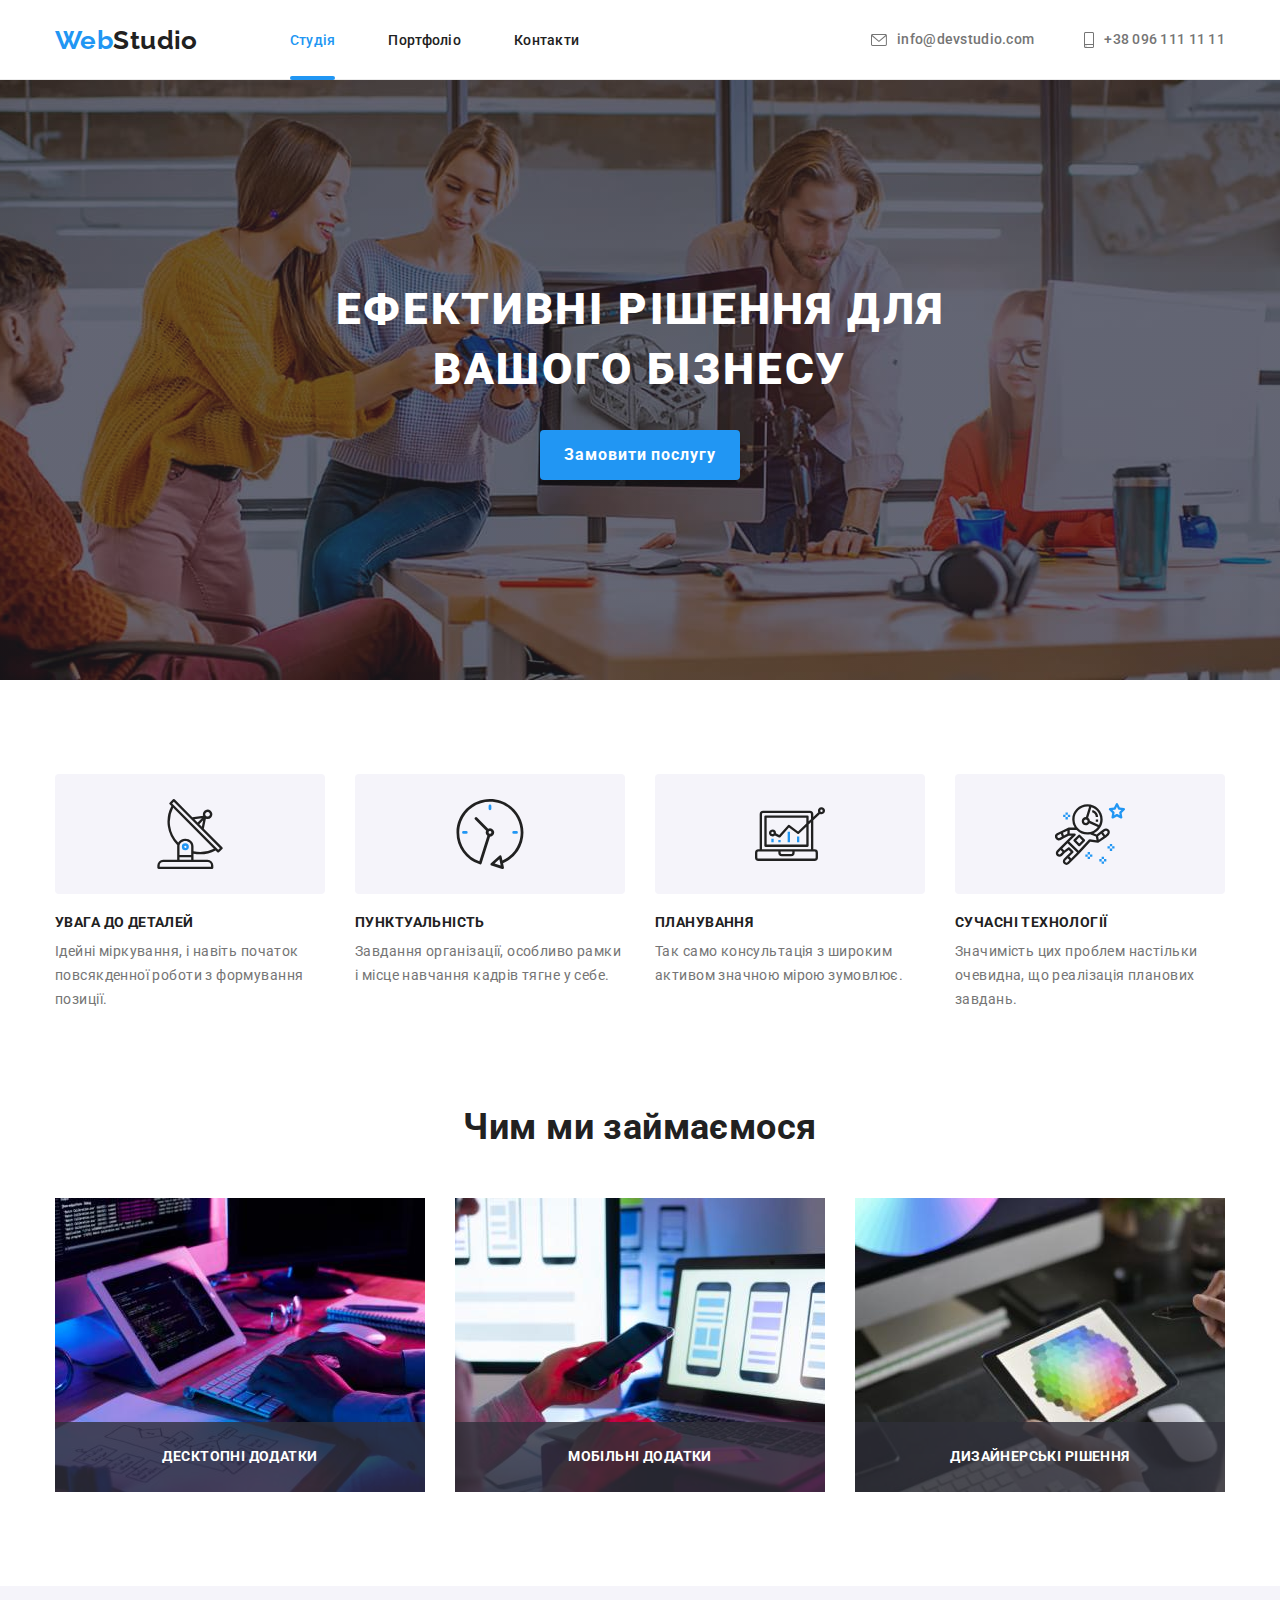
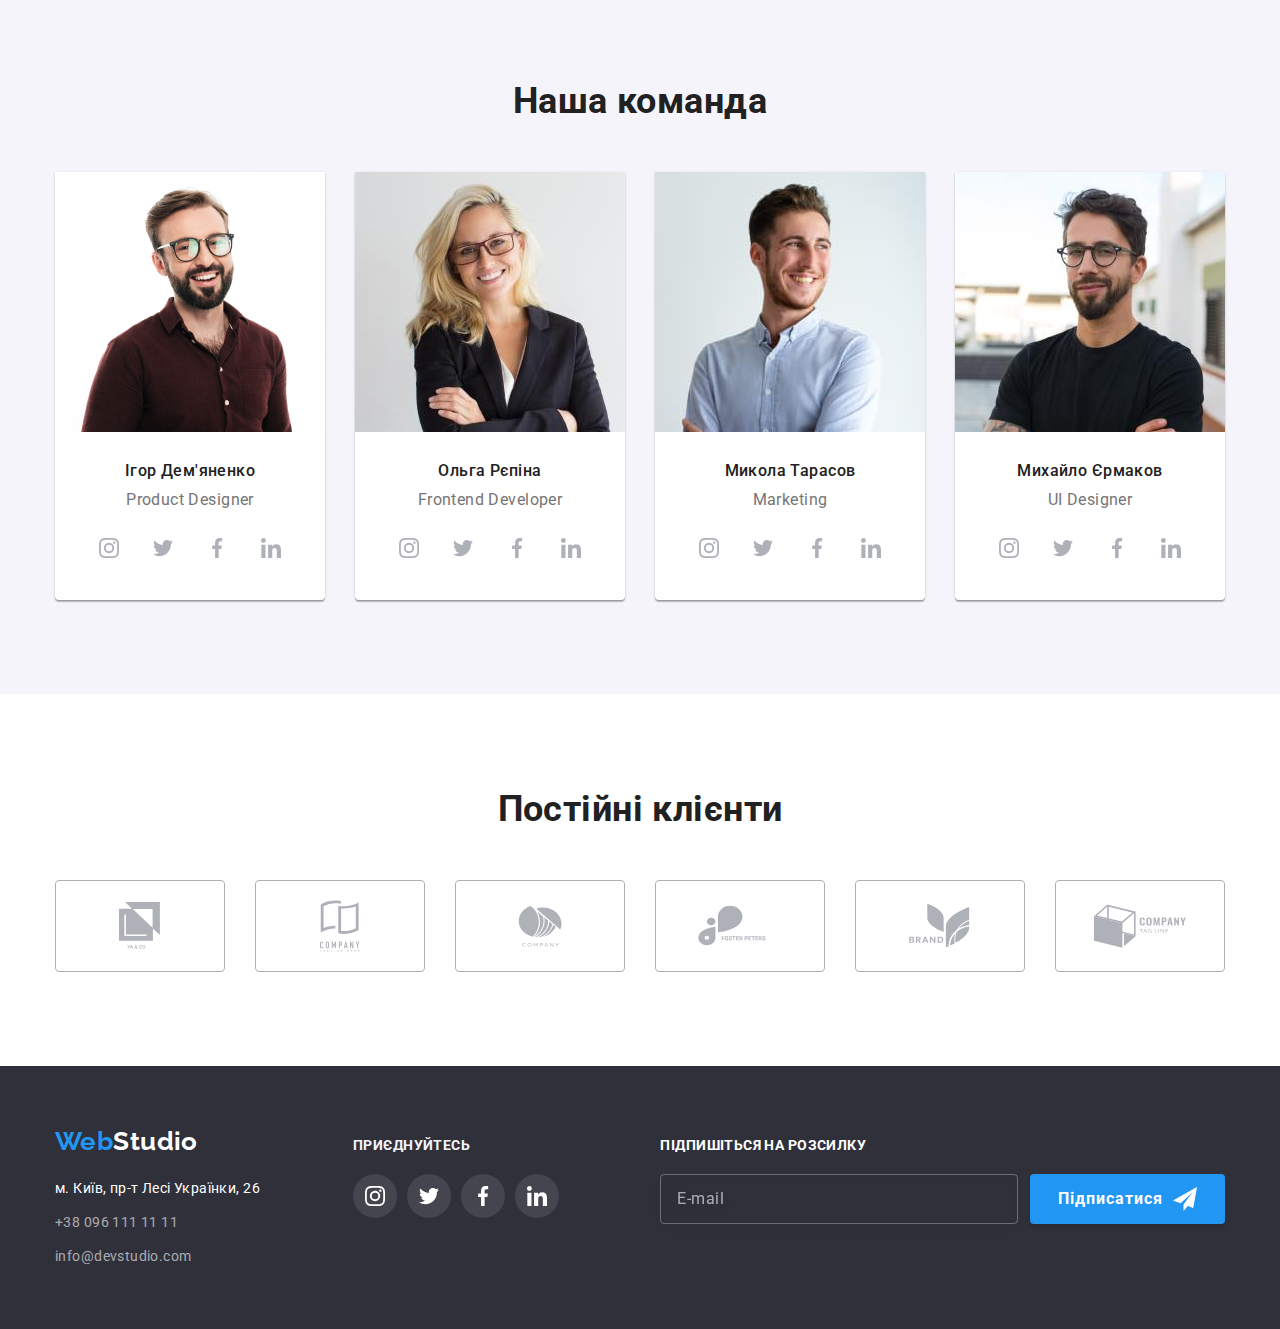
<file: index.html>
<!DOCTYPE html>
<html lang="uk">
  <head>
    <meta charset="UTF-8" />
    <meta http-equiv="X-UA-Compatible" content="IE=edge" />
    <meta name="viewport" content="width=device-width, initial-scale=1.0" />
    <title>Студiя</title>
    <link rel="preconnect" href="https://fonts.googleapis.com" />
    <link rel="preconnect" href="https://fonts.gstatic.com" crossorigin />
    <link
      href="https://fonts.googleapis.com/css2?family=Raleway:wght@700&family=Roboto:wght@400;500;700;900&display=swap"
      rel="stylesheet"
    />
    <link
      rel="stylesheet"
      href="https://cdnjs.cloudflare.com/ajax/libs/modern-normalize/1.0.0/modern-normalize.min.css"
    />
    <link rel="stylesheet" href="./css/main.min.css" />
  </head>
  <body>
    <!-- Header -->
    <header class="header">
      <div class="container">
        <div class="header__inner">
          <a class="logo logo--header" href="index.html"
            ><span class="logo__item">Web</span>Studio</a
          >

          <div class="menu" data-menu>
            <div class="menu__inner">
              <nav class="nav">
                <ul class="nav__list">
                  <li class="nav__item">
                    <a class="nav__link nav__link--active" href="index.html">Студія</a>
                  </li>
                  <li class="nav__item">
                    <a class="nav__link" href="portfolio.html">Портфоліо</a>
                  </li>
                  <li class="nav__item">
                    <a class="nav__link" href="#">Контакти</a>
                  </li>
                </ul>
              </nav>

              <ul class="contact__list">
                <li class="contact__item">
                  <a class="contact__link" href="mailto:info@devstudio.com">
                    <svg class="contact__icon" width="16" height="12">
                      <use href="./images/icons.svg#icon-envelope"></use>
                    </svg>
                    info@devstudio.com</a
                  >
                </li>
                <li class="contact__item">
                  <a class="contact__link" href="tel:+380961111111">
                    <svg class="contact__icon" width="10" height="16">
                      <use href="./images/icons.svg#icon-smartphone"></use>
                    </svg>
                    +38 096 111 11 11</a
                  >
                </li>
              </ul>

              <ul class="social-name">
                <li class="social-name__item">
                  <a class="social-name__link" href="#" target="_blank">Instagram</a>
                </li>
                <li class="social-name__item">
                  <a class="social-name__link" href="# " target="_blank">Twitter</a>
                </li>
                <li class="social-name__item">
                  <a class="social-name__link" href="#" target="_blank">Facebook</a>
                </li>
                <li class="social-name__item">
                  <a class="social-name__link" href="#" target="_blank">LinkedIn</a>
                </li>
              </ul>
            </div>
          </div>

          <button
            class="button nav-toggle"
            type="button"
            aria-expanded="false"
            aria-controls="menu"
            data-menu-button
          >
            <svg
              class="nav-toggle__icon"
              width="24"
              height="16"
              aria-label="Перемикач мобiльного меню"
            >
              <use class="nav-toggle__static" href="./images/icons.svg#icon-menu"></use>
              <use class="nav-toggle__close" href="./images/icons.svg#icon-menu-close"></use>
            </svg>
          </button>

          <!-- <div class="menu" id="menu" data-menu>Контент меню</div> -->
        </div>
      </div>
      <!-- /.container -->
    </header>
    <!-- /.Header -->

    <!-- Main -->
    <main class="home">
      <!-- Intro -->
      <section class="intro">
        <div class="container">
          <h1 class="intro__title">Ефективні рішення для вашого бізнесу</h1>

          <button class="button button--intro" type="button" data-modal-open>
            Замовити послугу
          </button>
        </div>
        <!-- /.container -->
      </section>
      <!-- /.Intro -->

      <!-- Info-->
      <section class="section section--info">
        <div class="container">
          <h2 class="section__title visually-hidden">Iнформацiя</h2>

          <ul class="info__list">
            <li class="info__item">
              <div class="icon__wrapper">
                <svg class="info__icon">
                  <use href="./images/icons.svg#icon-antenna-1"></use>
                </svg>
              </div>
              <h3 class="info__title">УВАГА ДО ДЕТАЛЕЙ</h3>
              <p class="info__text">
                Ідейні міркування, і навіть початок повсякденної роботи з формування позиції.
              </p>
            </li>
            <li class="info__item">
              <div class="icon__wrapper">
                <svg class="info__icon">
                  <use href="./images/icons.svg#icon-clock-2"></use>
                </svg>
              </div>
              <h3 class="info__title">ПУНКТУАЛЬНІСТЬ</h3>
              <p class="info__text">
                Завдання організації, особливо рамки і місце навчання кадрів тягне у себе.
              </p>
            </li>
            <li class="info__item">
              <div class="icon__wrapper">
                <svg class="info__icon">
                  <use href="./images/icons.svg#icon-diagram-3"></use>
                </svg>
              </div>
              <h3 class="info__title">ПЛАНУВАННЯ</h3>
              <p class="info__text">
                Так само консультація з широким активом значною мірою зумовлює.
              </p>
            </li>
            <li class="info__item">
              <div class="icon__wrapper">
                <svg class="info__icon">
                  <use href="./images/icons.svg#icon-astronaut-4"></use>
                </svg>
              </div>
              <h3 class="info__title">СУЧАСНІ ТЕХНОЛОГІЇ</h3>
              <p class="info__text">
                Значимість цих проблем настільки очевидна, що реалізація планових завдань.
              </p>
            </li>
          </ul>
        </div>
        <!-- /.Container -->
      </section>
      <!-- /.Info -->

      <!-- Catalog -->
      <section class="section">
        <div class="container">
          <h2 class="section__title">Чим ми займаємося</h2>

          <ul class="catalog__list">
            <li class="catalog__item">
              <picture>
                <source
                  srcset="./images/catalog/catalog-1.jpg 1x, ./images/catalog/catalog-1@2x.jpg 2x"
                />
                <img
                  class="catalog__img"
                  src="./images/catalog/catalog-1.jpg"
                  alt="робота 1"
                  width="370"
                />
              </picture>
              <p class="catalog__text">Десктопні додатки</p>
            </li>
            <li class="catalog__item">
              <picture>
                <source
                  srcset="./images/catalog/catalog-2.jpg 1x, ./images/catalog/catalog-2@2x.jpg 2x"
                />
                <img
                  class="catalog__img"
                  src="./images/catalog/catalog-2.jpg"
                  alt="робота 2"
                  width="370"
                />
              </picture>
              <p class="catalog__text">Мобільні додатки</p>
            </li>
            <li class="catalog__item">
              <picture>
                <source
                  srcset="./images/catalog/catalog-3.jpg 1x, ./images/catalog/catalog-3@2x.jpg 2x"
                />
                <img
                  class="catalog__img"
                  src="./images/catalog/catalog-3.jpg"
                  alt="робота 3"
                  width="370"
                />
              </picture>
              <p class="catalog__text">Дизайнерські рішення</p>
            </li>
          </ul>
        </div>
        <!-- /.Container -->
      </section>

      <!-- Team -->
      <section class="section section--team">
        <div class="container">
          <h2 class="section__title">Наша команда</h2>

          <ul class="team__list">
            <li class="team__item">
              <picture>
                <source
                  srcset="./images/team/team-1-270.jpg 1x, ./images/team/team-1-270@2x.jpg 2x"
                  media="(min-width: 1200px)"
                />
                <source
                  srcset="./images/team/team-1-354.jpg 1x, ./images/team/team-1-354@2x.jpg 2x"
                  media="(min-width: 768px)"
                />
                <source
                  srcset="./images/team/team-1-450.jpg 1x, ./images/team/team-1-450@2x.jpg 2x"
                  media="(min-width: 480px)"
                />
                <img
                  class="team__foto"
                  src="./images/team/team-1-450.jpg"
                  alt="Ігор Дем'яненко"
                  width="450"
                />
              </picture>
              <h3 class="team__title">Ігор Дем'яненко</h3>
              <p class="team__text">Product Designer</p>
              <ul class="social social--team">
                <li class="social__item">
                  <a class="social__link" href="#" target="_blank">
                    <svg class="social__icon" width="20" height="20">
                      <use href="./images/icons.svg#icon-instagram"></use>
                    </svg>
                  </a>
                </li>
                <li class="social__item">
                  <a class="social__link" href="#" target="_blank">
                    <svg class="social__icon" width="20" height="20">
                      <use href="./images/icons.svg#icon-twitter"></use>
                    </svg>
                  </a>
                </li>
                <li class="social__item">
                  <a class="social__link" href="#" target="_blank">
                    <svg class="social__icon" width="20" height="20">
                      <use href="./images/icons.svg#icon-facebook"></use>
                    </svg>
                  </a>
                </li>
                <li class="social__item">
                  <a class="social__link" href="#" target="_blank">
                    <svg class="social__icon" width="20" height="20">
                      <use href="./images/icons.svg#icon-linkedin"></use>
                    </svg>
                  </a>
                </li>
              </ul>
            </li>

            <li class="team__item">
              <picture>
                <!-- <source
                  srcset="./images/team/team-2-desk.webp 1x, ./images/team/team-2-desk@2x.webp 2x"
                  type="image/webp"
                />
                <source
                  srcset="./images/team/team-2-tab.webp 1x, ./images/team/team-2-tab@2x.webp 2x"
                  type="image/webp"
                />
                <source
                  srcset="./images/team/team-2-mob.webp 1x, ./images/team/team-2-mob@2x.webp 2x"
                  type="image/webp"
                /> -->
                <source
                  srcset="./images/team/team-2-270.jpg 1x, ./images/team/team-2-270@2x.jpg 2x"
                  media="(min-width: 1200px)"
                />
                <source
                  srcset="./images/team/team-2-354.jpg 1x, ./images/team/team-2-354@2x.jpg 2x"
                  media="(min-width: 768px)"
                />
                <source
                  srcset="./images/team/team-2-450.jpg 1x, ./images/team/team-2-450@2x.jpg 2x"
                  media="(min-width: 480px)"
                />
                <img
                  class="team__foto"
                  src="./images/team/team-2-450.jpg"
                  alt="Ольга Рєпіна"
                  width="450"
                />
              </picture>
              <h3 class="team__title">Ольга Рєпіна</h3>
              <p class="team__text">Frontend Developer</p>
              <ul class="social social--team">
                <li class="social__item">
                  <a class="social__link" href="#" target="_blank">
                    <svg class="social__icon" width="20" height="20">
                      <use href="./images/icons.svg#icon-instagram"></use>
                    </svg>
                  </a>
                </li>
                <li class="social__item">
                  <a class="social__link" href="#" target="_blank">
                    <svg class="social__icon" width="20" height="20">
                      <use href="./images/icons.svg#icon-twitter"></use>
                    </svg>
                  </a>
                </li>
                <li class="social__item">
                  <a class="social__link" href="#" target="_blank">
                    <svg class="social__icon" width="20" height="20">
                      <use href="./images/icons.svg#icon-facebook"></use>
                    </svg>
                  </a>
                </li>
                <li class="social__item">
                  <a class="social__link" href="#" target="_blank">
                    <svg class="social__icon" width="20" height="20">
                      <use href="./images/icons.svg#icon-linkedin"></use>
                    </svg>
                  </a>
                </li>
              </ul>
            </li>

            <li class="team__item">
              <picture>
                <source
                  srcset="./images/team/team-3-270.jpg 1x, ./images/team/team-3-270@2x.jpg 2x"
                  media="(min-width: 1200px)"
                />
                <source
                  srcset="./images/team/team-3-354.jpg 1x, ./images/team/team-3-354@2x.jpg 2x"
                  media="(min-width: 768px)"
                />
                <source
                  srcset="./images/team/team-3-450.jpg 1x, ./images/team/team-3-450@2x.jpg 2x"
                  media="(min-width: 480px)"
                />
                <img
                  class="team__foto"
                  src="./images/team/team-3-450.jpg"
                  alt="Микола Тарасов"
                  width="450"
                />
              </picture>
              <h3 class="team__title">Микола Тарасов</h3>
              <p class="team__text">Marketing</p>
              <ul class="social social--team">
                <li class="social__item">
                  <a class="social__link" href="#" target="_blank">
                    <svg class="social__icon" width="20" height="20">
                      <use href="./images/icons.svg#icon-instagram"></use>
                    </svg>
                  </a>
                </li>
                <li class="social__item">
                  <a class="social__link" href="#" target="_blank">
                    <svg class="social__icon" width="20" height="20">
                      <use href="./images/icons.svg#icon-twitter"></use>
                    </svg>
                  </a>
                </li>
                <li class="social__item">
                  <a class="social__link" href="#" target="_blank">
                    <svg class="social__icon" width="20" height="20">
                      <use href="./images/icons.svg#icon-facebook"></use>
                    </svg>
                  </a>
                </li>
                <li class="social__item">
                  <a class="social__link" href="#" target="_blank">
                    <svg class="social__icon" width="20" height="20">
                      <use href="./images/icons.svg#icon-linkedin"></use>
                    </svg>
                  </a>
                </li>
              </ul>
            </li>

            <li class="team__item">
              <picture>
                <source
                  srcset="./images/team/team-4-270.jpg 1x, ./images/team/team-4-270@2x.jpg 2x"
                  media="(min-width: 1200px)"
                />
                <source
                  srcset="./images/team/team-4-354.jpg 1x, ./images/team/team-4-354@2x.jpg 2x"
                  media="(min-width: 768px)"
                />
                <source
                  srcset="./images/team/team-4-450.jpg 1x, ./images/team/team-4-450@2x.jpg 2x"
                  media="(min-width: 480px)"
                />
                <img
                  class="team__foto"
                  src="./images/team/team-4-450.jpg"
                  alt="Михайло Єрмаков"
                  width="450"
                />
              </picture>
              <h3 class="team__title">Михайло Єрмаков</h3>
              <p class="team__text">UI Designer</p>
              <ul class="social social--team">
                <li class="social__item">
                  <a class="social__link" href="#" target="_blank">
                    <svg class="social__icon" width="20" height="20">
                      <use href="./images/icons.svg#icon-instagram"></use>
                    </svg>
                  </a>
                </li>
                <li class="social__item">
                  <a class="social__link" href="#" target="_blank">
                    <svg class="social__icon" width="20" height="20">
                      <use href="./images/icons.svg#icon-twitter"></use>
                    </svg>
                  </a>
                </li>
                <li class="social__item">
                  <a class="social__link" href="#" target="_blank">
                    <svg class="social__icon" width="20" height="20">
                      <use href="./images/icons.svg#icon-facebook"></use>
                    </svg>
                  </a>
                </li>
                <li class="social__item">
                  <a class="social__link" href="#" target="_blank">
                    <svg class="social__icon" width="20" height="20">
                      <use href="./images/icons.svg#icon-linkedin"></use>
                    </svg>
                  </a>
                </li>
              </ul>
            </li>
          </ul>
        </div>
        <!-- /.Container -->
      </section>
      <!-- /.Team -->

      <!-- Client -->
      <section class="section">
        <div class="container">
          <h2 class="section__title">Постійні клієнти</h2>

          <ul class="client__list">
            <li class="client__item">
              <a class="client__link" href="#" target="_blank">
                <svg class="client__icon" width="41" height="47">
                  <use href="./images/icons.svg#icon-client-1"></use>
                </svg>
              </a>
            </li>
            <li class="client__item">
              <a class="client__link" href="#" target="_blank">
                <svg class="client__icon" width="40" height="52">
                  <use href="./images/icons.svg#icon-client-2"></use>
                </svg>
              </a>
            </li>
            <li class="client__item">
              <a class="client__link" href="#" target="_blank">
                <svg class="client__icon" width="44" height="52">
                  <use href="./images/icons.svg#icon-client-3"></use>
                </svg>
              </a>
            </li>
            <li class="client__item">
              <a class="client__link" href="#" target="_blank">
                <svg class="client__icon" width="84" height="41">
                  <use href="./images/icons.svg#icon-client-4"></use>
                </svg>
              </a>
            </li>
            <li class="client__item">
              <a class="client__link" href="#" target="_blank">
                <svg class="client__icon" width="63" height="45">
                  <use href="./images/icons.svg#icon-client-5"></use>
                </svg>
              </a>
            </li>
            <li class="client__item">
              <a class="client__link" href="#" target="_blank">
                <svg class="client__icon" width="94" height="44">
                  <use href="./images/icons.svg#icon-client-6"></use>
                </svg>
              </a>
            </li>
          </ul>
        </div>
      </section>
    </main>
    <!-- /.Main -->

    <!-- Footer -->
    <footer class="footer">
      <div class="container">
        <div class="footer__inner">
          <div class="footer__item">
            <a class="logo logo--footer" href="index.html"
              ><span class="logo__item">Web</span>Studio</a
            >

            <address class="address">
              <ul class="address__list">
                <li class="address__item">
                  <a
                    class="address__link"
                    href="https://goo.gl/maps/Yk5G3JKUxN6WW6qH7"
                    target="_blank"
                    rel="noopener noreferrer nofollow"
                    >м. Київ, пр-т Лесі Українки, 26</a
                  >
                </li>
                <li class="address__item">
                  <a class="address__link" href="tel:+380961111111">+38 096 111 11 11</a>
                </li>
                <li class="address__item">
                  <a class="address__link" href="mailto:info@devstudio.com">info@devstudio.com</a>
                </li>
              </ul>
            </address>
          </div>

          <div class="footer__item">
            <h3 class="social__title">Приєднуйтесь</h3>
            <ul class="social">
              <li class="social__item">
                <a class="social__link social__link--white" href="#" target="_blank">
                  <svg class="social__icon" width="20" height="20">
                    <use href="./images/icons.svg#icon-instagram"></use>
                  </svg>
                </a>
              </li>
              <li class="social__item">
                <a class="social__link social__link--white" href="#" target="_blank">
                  <svg class="social__icon" width="20" height="20">
                    <use href="./images/icons.svg#icon-twitter"></use>
                  </svg>
                </a>
              </li>
              <li class="social__item">
                <a class="social__link social__link--white" href="#" target="_blank">
                  <svg class="social__icon" width="20" height="20">
                    <use href="./images/icons.svg#icon-facebook"></use>
                  </svg>
                </a>
              </li>
              <li class="social__item">
                <a class="social__link social__link--white" href="#" target="_blank">
                  <svg class="social__icon" width="20" height="20">
                    <use href="./images/icons.svg#icon-linkedin"></use>
                  </svg>
                </a>
              </li>
            </ul>
          </div>

          <form class="subscribe" action="#" method="post" autocomplete="off">
            <h3 class="subscribe__title">Підпишіться на розсилку</h3>
            <div class="subscribe__group">
              <input class="subscribe__input" type="email" name="name" placeholder="E-mail" />

              <button class="button button--subscribe" type="submit">
                <span class="button__name">Підписатися</span>
                <svg class="subscribe__icon" width="24" height="24">
                  <use href="./images/icons.svg#icon-send"></use>
                </svg>
              </button>
            </div>
          </form>
        </div>
      </div>
      <!-- /.Container -->
    </footer>
    <!-- /.Footer -->

    <!-- Modal -->
    <div class="modal__backdrop is-hidden" data-modal-backdrop>
      <div class="modal__content">
        <button class="button button--close" type="button" data-modal-close>
          <svg class="modal__close" width="20" height="20">
            <use href="./images/icons.svg#icon-close"></use>
          </svg>
        </button>

        <form class="form" action="#" method="post" autocomplete="off">
          <p class="form__text">Залиште свої дані, ми вам передзвонимо</p>

          <div class="form__group">
            <label class="form__label" for="name">Ім'я*</label>
            <input class="form__input" type="text" name="name" id="name" minlenth="2" required />
            <svg class="form__icon" width="18" height="18">
              <use href="./images/icons.svg#icon-name"></use>
            </svg>
          </div>
          <div class="form__group">
            <label class="form__label" for="tel">Телефон*</label>
            <input
              class="form__input"
              type="tel"
              name="tel"
              pattern="[\+]\d{3}\s[\(]\d{2}[\)]\s\d{3}[\-]\d{2}[\-]\d{2}"
              placeholder="8 063 000-00-00"
              title="8 063 000-00-00"
              id="tel"
              required
            />
            <svg class="form__icon" width="18" height="18">
              <use href="./images/icons.svg#icon-phone"></use>
            </svg>
          </div>
          <div class="form__group">
            <label class="form__label" for="email">Пошта</label>
            <input class="form__input" type="email" name="email" id="email" />
            <svg class="form__icon" width="18" height="18">
              <use href="./images/icons.svg#icon-email"></use>
            </svg>
          </div>
          <div class="form__group">
            <label class="form__label" for="text">Коментар</label>
            <textarea
              class="form__textarea"
              type="text"
              name="text"
              id="text"
              placeholder="Введіть текст"
            ></textarea>
          </div>

          <div class="agreement__form">
            <label class="agreement__label">
              <input
                class="agreement__input visually-hidden"
                type="checkbox"
                name="checkbox"
                value="1"
              />
              <svg class="agreement__icon" width="16" height="15">
                <use href="./images/icons.svg#icon-check"></use>
              </svg>
              <span class="agreement__text">Погоджуюся з розсилкою та приймаю</span>
              <a class="agreement__link" href="#" target="_blank">Умови договору</a></label
            >
          </div>

          <button class="button button--intro button--long" type="submit">Відправити</button>
        </form>
      </div>
    </div>
    <!-- /.Modal-backdrop -->

    <script src="./js/mobile-menu.js" type="module"></script>
    <script src="./js/modal.js" type="module"></script>
  </body>
</html>
</file>
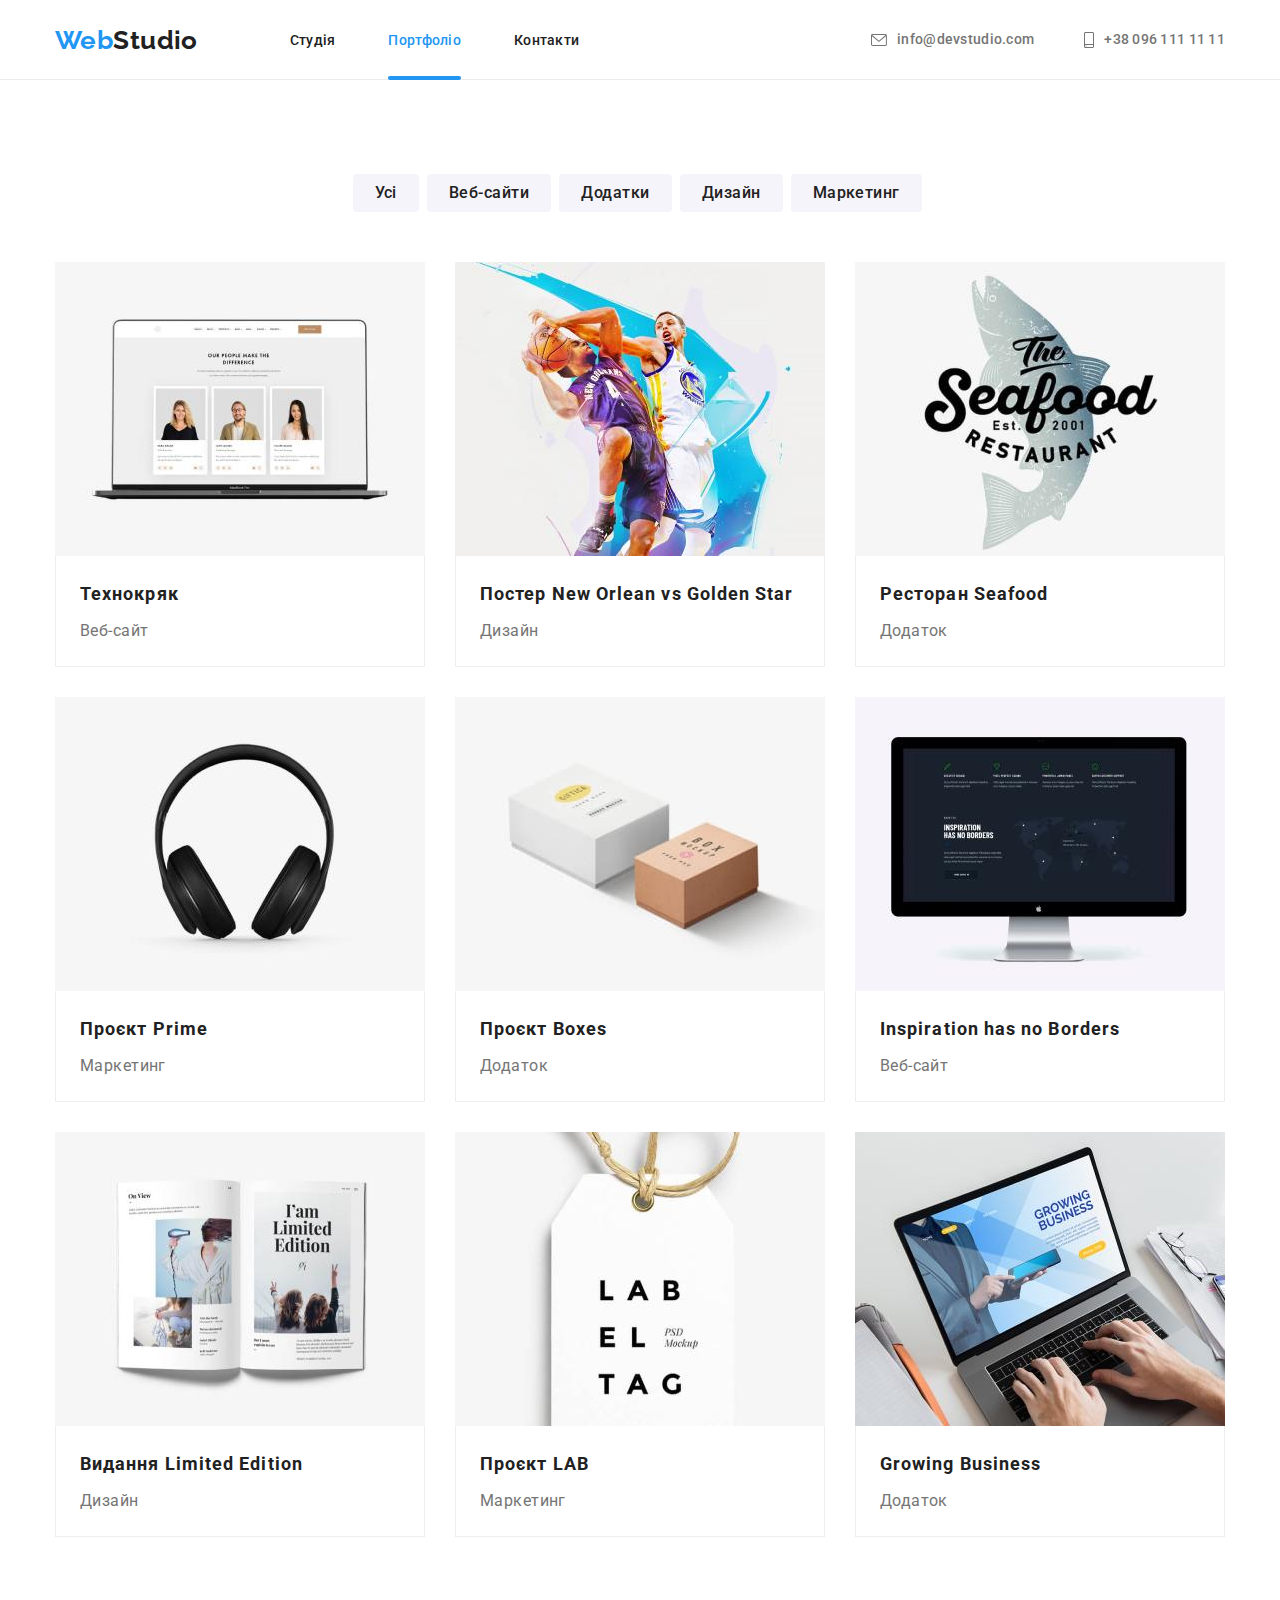
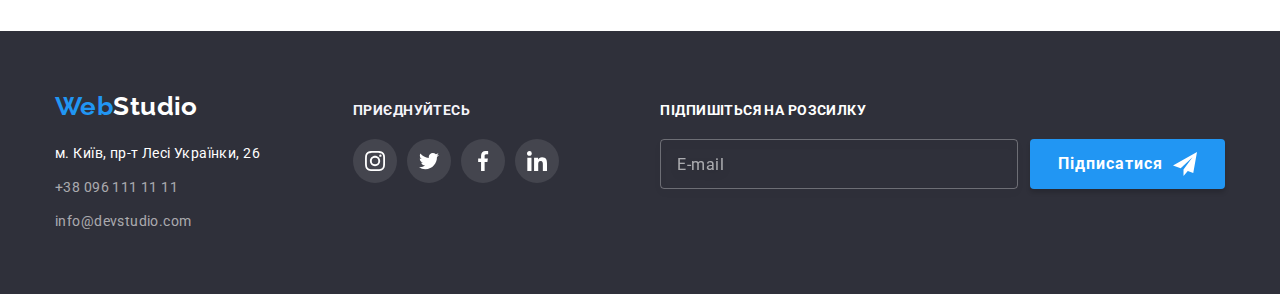
<file: portfolio.html>
<!DOCTYPE html>
<html lang="uk">
  <head>
    <meta charset="UTF-8" />
    <meta http-equiv="X-UA-Compatible" content="IE=edge" />
    <meta name="viewport" content="width=device-width, initial-scale=1.0" />
    <title>Студiя</title>
    <link rel="preconnect" href="https://fonts.googleapis.com" />
    <link rel="preconnect" href="https://fonts.gstatic.com" crossorigin />
    <link
      href="https://fonts.googleapis.com/css2?family=Raleway:wght@700&family=Roboto:wght@400;500;700;900&display=swap"
      rel="stylesheet"
    />
    <link
      rel="stylesheet"
      href="https://cdnjs.cloudflare.com/ajax/libs/modern-normalize/1.0.0/modern-normalize.min.css"
    />
    <link rel="stylesheet" href="./css/main.min.css" />
  </head>
  <body class="body">
    <!-- Header -->
    <header class="header">
      <div class="container">
        <div class="header__inner">
          <a class="logo logo--header" href="index.html"
            ><span class="logo__item">Web</span>Studio</a
          >

          <div class="menu" data-menu>
            <div class="menu__inner">
              <nav class="nav">
                <ul class="nav__list">
                  <li class="nav__item">
                    <a class="nav__link" href="index.html">Студія</a>
                  </li>
                  <li class="nav__item">
                    <a class="nav__link nav__link--active" href="portfolio.html">Портфоліо</a>
                  </li>
                  <li class="nav__item">
                    <a class="nav__link" href="#">Контакти</a>
                  </li>
                </ul>
              </nav>

              <ul class="contact__list">
                <li class="contact__item">
                  <a class="contact__link" href="mailto:info@devstudio.com">
                    <svg class="contact__icon" width="16" height="12">
                      <use href="./images/icons.svg#icon-envelope"></use>
                    </svg>
                    info@devstudio.com</a
                  >
                </li>
                <li class="contact__item">
                  <a class="contact__link" href="tel:+380961111111">
                    <svg class="contact__icon" width="10" height="16">
                      <use href="./images/icons.svg#icon-smartphone"></use>
                    </svg>
                    +38 096 111 11 11</a
                  >
                </li>
              </ul>

              <ul class="social-name">
                <li class="social-name__item">
                  <a class="social-name__link" href="#" target="_blank">Instagram</a>
                </li>
                <li class="social-name__item">
                  <a class="social-name__link" href="# " target="_blank">Twitter</a>
                </li>
                <li class="social-name__item">
                  <a class="social-name__link" href="#" target="_blank">Facebook</a>
                </li>
                <li class="social-name__item">
                  <a class="social-name__link" href="#" target="_blank">LinkedIn</a>
                </li>
              </ul>
            </div>
          </div>

          <button
            class="button nav-toggle"
            type="button"
            aria-expanded="false"
            aria-controls="menu"
            data-menu-button
          >
            <svg
              class="nav-toggle__icon"
              width="24"
              height="16"
              aria-label="Перемикач мобiльного меню"
            >
              <use class="nav-toggle__static" href="./images/icons.svg#icon-menu"></use>
              <use class="nav-toggle__close" href="./images/icons.svg#icon-menu-close"></use>
            </svg>
          </button>

          <!-- <div class="menu" id="menu" data-menu>Контент меню</div> -->
        </div>
      </div>
      <!-- /.container -->
    </header>
    <!-- /.Header -->

    <!-- Main -->
    <main class="portfolio">
      <!-- Works -->
      <section class="section">
        <div class="container">
          <h1 class="section__title visually-hidden">Портфоліо</h1>

          <ul class="filter js-filter">
            <li class="filter__item">
              <button class="button button--filter" type="button" data-filter="all">Усі</button>
            </li>
            <li class="filter__item">
              <button class="button button--filter" type="button" data-filter="website">
                Веб-сайти
              </button>
            </li>
            <li class="filter__item">
              <button class="button button--filter" type="button" data-filter="application">
                Додатки
              </button>
            </li>
            <li class="filter__item">
              <button class="button button--filter" type="button" data-filter="design">
                Дизайн
              </button>
            </li>
            <li class="filter__item">
              <button class="button button--filter" type="button" data-filter="marketing">
                Маркетинг
              </button>
            </li>
          </ul>

          <ul class="works__list">
            <li class="works__item" data-cat="website">
              <a href="#" class="works__link">
                <div class="works__overlay">
                  <picture>
                    <source
                      srcset="
                        ./images/portfolio/desktop-1.jpg    1x,
                        ./images/portfolio/desktop-1@2x.jpg 2x
                      "
                      media="(min-width: 1200px)"
                    />
                    <source
                      srcset="
                        ./images/portfolio/tablet-1.jpg    1x,
                        ./images/portfolio/tablet-1@2x.jpg 2x
                      "
                      media="(min-width: 768px)"
                    />
                    <source
                      srcset="
                        ./images/portfolio/mobile-1.jpg    1x,
                        ./images/portfolio/mobile-1@2x.jpg 2x
                      "
                      media="(min-width: 480px)"
                    />
                    <img
                      class="works__foto"
                      src="./images/portfolio/mobile-1.jpg"
                      alt="Робота 2"
                      width="450"
                    />
                  </picture>
                  <p class="works__hidden">
                    Ресурс пропонує комплексні пропозиції з різним рівнем функціоналу та сервісів.
                    Все це дозволить відвідувачу отримати вичерпні відомості про компанію чи
                    приватну особу.
                  </p>
                </div>
                <div class="works__content">
                  <h2 class="works__title">Технокряк</h2>
                  <p class="works__text">Веб-сайт</p>
                </div>
              </a>
            </li>

            <li class="works__item" data-cat="design">
              <a href="#" class="works__link">
                <div class="works__overlay">
                  <picture>
                    <source
                      srcset="
                        ./images/portfolio/desktop-2.jpg    1x,
                        ./images/portfolio/desktop-2@2x.jpg 2x
                      "
                      media="(min-width: 1200px)"
                    />
                    <source
                      srcset="
                        ./images/portfolio/tablet-2.jpg    1x,
                        ./images/portfolio/tablet-2@2x.jpg 2x
                      "
                      media="(min-width: 768px)"
                    />
                    <source
                      srcset="
                        ./images/portfolio/mobile-2.jpg    1x,
                        ./images/portfolio/mobile-2@2x.jpg 2x
                      "
                      media="(min-width: 480px)"
                    />
                    <img
                      class="works__foto"
                      src="./images/portfolio/mobile-2.jpg"
                      alt="Робота 2"
                      width="450"
                    />
                  </picture>
                  <p class="works__hidden">
                    Ресурс пропонує комплексні пропозиції з різним рівнем функціоналу та сервісів.
                    Все це дозволить відвідувачу отримати вичерпні відомості про компанію чи
                    приватну особу.
                  </p>
                </div>
                <div class="works__content">
                  <h2 class="works__title">Постер New Orlean vs Golden Star</h2>
                  <p class="works__text">Дизайн</p>
                </div>
              </a>
            </li>

            <li class="works__item" data-cat="application">
              <a href="#" class="works__link">
                <div class="works__overlay">
                  <picture>
                    <source
                      srcset="
                        ./images/portfolio/desktop-3.jpg    1x,
                        ./images/portfolio/desktop-3@2x.jpg 2x
                      "
                      media="(min-width: 1200px)"
                    />
                    <source
                      srcset="
                        ./images/portfolio/tablet-3.jpg    1x,
                        ./images/portfolio/tablet-3@2x.jpg 2x
                      "
                      media="(min-width: 768px)"
                    />
                    <source
                      srcset="
                        ./images/portfolio/mobile-3.jpg    1x,
                        ./images/portfolio/mobile-3@2x.jpg 2x
                      "
                      media="(min-width: 480px)"
                    />
                    <img
                      class="works__foto"
                      src="./images/portfolio/mobile-3.jpg"
                      alt="Робота 3"
                      width="450"
                    />
                  </picture>
                  <p class="works__hidden">
                    Ресурс пропонує комплексні пропозиції з різним рівнем функціоналу та сервісів.
                    Все це дозволить відвідувачу отримати вичерпні відомості про компанію чи
                    приватну особу.
                  </p>
                </div>
                <div class="works__content">
                  <h2 class="works__title">Ресторан Seafood</h2>
                  <p class="works__text">Додаток</p>
                </div>
              </a>
            </li>

            <li class="works__item" data-cat="marketing">
              <a href="#" class="works__link">
                <div class="works__overlay">
                  <picture>
                    <source
                      srcset="
                        ./images/portfolio/desktop-4.jpg    1x,
                        ./images/portfolio/desktop-4@2x.jpg 2x
                      "
                      media="(min-width: 1200px)"
                    />
                    <source
                      srcset="
                        ./images/portfolio/tablet-4.jpg    1x,
                        ./images/portfolio/tablet-4@2x.jpg 2x
                      "
                      media="(min-width: 768px)"
                    />
                    <source
                      srcset="
                        ./images/portfolio/mobile-4.jpg    1x,
                        ./images/portfolio/mobile-4@2x.jpg 2x
                      "
                      media="(min-width: 480px)"
                    />
                    <img
                      class="works__foto"
                      src="./images/portfolio/mobile-4.jpg"
                      alt="Робота 4"
                      width="450"
                    />
                  </picture>
                  <p class="works__hidden">
                    Ресурс пропонує комплексні пропозиції з різним рівнем функціоналу та сервісів.
                    Все це дозволить відвідувачу отримати вичерпні відомості про компанію чи
                    приватну особу.
                  </p>
                </div>
                <div class="works__content">
                  <h2 class="works__title">Проєкт Prime</h2>
                  <p class="works__text">Маркетинг</p>
                </div>
              </a>
            </li>

            <li class="works__item" data-cat="application">
              <a href="#" class="works__link">
                <div class="works__overlay">
                  <picture>
                    <source
                      srcset="
                        ./images/portfolio/desktop-5.jpg    1x,
                        ./images/portfolio/desktop-5@2x.jpg 2x
                      "
                      media="(min-width: 1200px)"
                    />
                    <source
                      srcset="
                        ./images/portfolio/tablet-5.jpg    1x,
                        ./images/portfolio/tablet-5@2x.jpg 2x
                      "
                      media="(min-width: 768px)"
                    />
                    <source
                      srcset="
                        ./images/portfolio/mobile-5.jpg    1x,
                        ./images/portfolio/mobile-5@2x.jpg 2x
                      "
                      media="(min-width: 480px)"
                    />
                    <img
                      class="works__foto"
                      src="./images/portfolio/mobile-5.jpg"
                      alt="Робота 5"
                      width="450"
                    />
                  </picture>
                  <p class="works__hidden">
                    Ресурс пропонує комплексні пропозиції з різним рівнем функціоналу та сервісів.
                    Все це дозволить відвідувачу отримати вичерпні відомості про компанію чи
                    приватну особу.
                  </p>
                </div>
                <div class="works__content">
                  <h2 class="works__title">Проєкт Boxes</h2>
                  <p class="works__text">Додаток</p>
                </div>
              </a>
            </li>

            <li class="works__item" data-cat="website">
              <a href="#" class="works__link">
                <div class="works__overlay">
                  <picture>
                    <source
                      srcset="
                        ./images/portfolio/desktop-6.jpg    1x,
                        ./images/portfolio/desktop-6@2x.jpg 2x
                      "
                      media="(min-width: 1200px)"
                    />
                    <source
                      srcset="
                        ./images/portfolio/tablet-6.jpg    1x,
                        ./images/portfolio/tablet-6@2x.jpg 2x
                      "
                      media="(min-width: 768px)"
                    />
                    <source
                      srcset="
                        ./images/portfolio/mobile-6.jpg    1x,
                        ./images/portfolio/mobile-6@2x.jpg 2x
                      "
                      media="(min-width: 480px)"
                    />
                    <img
                      class="works__foto"
                      src="./images/portfolio/mobile-6.jpg"
                      alt="Робота 6"
                      width="450"
                    />
                  </picture>
                  <p class="works__hidden">
                    Ресурс пропонує комплексні пропозиції з різним рівнем функціоналу та сервісів.
                    Все це дозволить відвідувачу отримати вичерпні відомості про компанію чи
                    приватну особу.
                  </p>
                </div>
                <div class="works__content">
                  <h2 class="works__title">Inspiration has no Borders</h2>
                  <p class="works__text">Веб-сайт</p>
                </div>
              </a>
            </li>

            <li class="works__item" data-cat="design">
              <a href="#" class="works__link">
                <div class="works__overlay">
                  <picture>
                    <source
                      srcset="
                        ./images/portfolio/desktop-7.jpg    1x,
                        ./images/portfolio/desktop-7@2x.jpg 2x
                      "
                      media="(min-width: 1200px)"
                    />
                    <source
                      srcset="
                        ./images/portfolio/tablet-7.jpg    1x,
                        ./images/portfolio/tablet-7@2x.jpg 2x
                      "
                      media="(min-width: 768px)"
                    />
                    <source
                      srcset="
                        ./images/portfolio/mobile-7.jpg    1x,
                        ./images/portfolio/mobile-7@2x.jpg 2x
                      "
                      media="(min-width: 480px)"
                    />
                    <img
                      class="works__foto"
                      src="./images/portfolio/mobile-7.jpg"
                      alt="Робота 7"
                      width="450"
                    />
                  </picture>
                  <p class="works__hidden">
                    Ресурс пропонує комплексні пропозиції з різним рівнем функціоналу та сервісів.
                    Все це дозволить відвідувачу отримати вичерпні відомості про компанію чи
                    приватну особу.
                  </p>
                </div>
                <div class="works__content">
                  <h2 class="works__title">Видання Limited Edition</h2>
                  <p class="works__text">Дизайн</p>
                </div>
              </a>
            </li>

            <li class="works__item" data-cat="marketing">
              <a href="#" class="works__link">
                <div class="works__overlay">
                  <picture>
                    <source
                      srcset="
                        ./images/portfolio/desktop-8.jpg    1x,
                        ./images/portfolio/desktop-8@2x.jpg 2x
                      "
                      media="(min-width: 1200px)"
                    />
                    <source
                      srcset="
                        ./images/portfolio/tablet-8.jpg    1x,
                        ./images/portfolio/tablet-8@2x.jpg 2x
                      "
                      media="(min-width: 768px)"
                    />
                    <source
                      srcset="
                        ./images/portfolio/mobile-8.jpg    1x,
                        ./images/portfolio/mobile-8@2x.jpg 2x
                      "
                      media="(min-width: 480px)"
                    />
                    <img
                      class="works__foto"
                      src="./images/portfolio/mobile-8.jpg"
                      alt="Робота 8"
                      width="450"
                    />
                  </picture>
                  <p class="works__hidden">
                    Ресурс пропонує комплексні пропозиції з різним рівнем функціоналу та сервісів.
                    Все це дозволить відвідувачу отримати вичерпні відомості про компанію чи
                    приватну особу.
                  </p>
                </div>
                <div class="works__content">
                  <h2 class="works__title">Проєкт LAB</h2>
                  <p class="works__text">Маркетинг</p>
                </div>
              </a>
            </li>

            <li class="works__item" data-cat="application">
              <a href="#" class="works__link">
                <div class="works__overlay">
                  <picture>
                    <source
                      srcset="
                        ./images/portfolio/desktop-9.jpg    1x,
                        ./images/portfolio/desktop-9@2x.jpg 2x
                      "
                      media="(min-width: 1200px)"
                    />
                    <source
                      srcset="
                        ./images/portfolio/tablet-9.jpg    1x,
                        ./images/portfolio/tablet-9@2x.jpg 2x
                      "
                      media="(min-width: 768px)"
                    />
                    <source
                      srcset="
                        ./images/portfolio/mobile-9.jpg    1x,
                        ./images/portfolio/mobile-9@2x.jpg 2x
                      "
                      media="(min-width: 480px)"
                    />
                    <img
                      class="works__foto"
                      src="./images/portfolio/mobile-9.jpg"
                      alt="Робота 9"
                      width="450"
                    />
                  </picture>
                  <p class="works__hidden">
                    Ресурс пропонує комплексні пропозиції з різним рівнем функціоналу та сервісів.
                    Все це дозволить відвідувачу отримати вичерпні відомості про компанію чи
                    приватну особу.
                  </p>
                </div>
                <div class="works__content">
                  <h2 class="works__title">Growing Business</h2>
                  <p class="works__text">Додаток</p>
                </div>
              </a>
            </li>
          </ul>
        </div>
        <!-- /.Container -->
      </section>
      <!-- /.Works -->
    </main>
    <!-- /Main -->

    <!-- Footer -->
    <footer class="footer">
      <div class="container">
        <div class="footer__inner">
          <div class="footer__item">
            <a class="logo logo--footer" href="index.html"
              ><span class="logo__item">Web</span>Studio</a
            >

            <address class="address">
              <ul class="address__list">
                <li class="address__item">
                  <a
                    class="address__link address__link--white"
                    href="https://goo.gl/maps/Yk5G3JKUxN6WW6qH7"
                    target="_blank"
                    rel="noopener noreferrer nofollow"
                    >м. Київ, пр-т Лесі Українки, 26</a
                  >
                </li>
                <li class="address__item">
                  <a class="address__link" href="tel:+380961111111">+38 096 111 11 11</a>
                </li>
                <li class="address__item">
                  <a class="address__link" href="mailto:info@devstudio.com">info@devstudio.com</a>
                </li>
              </ul>
            </address>
          </div>

          <div class="footer__item">
            <h3 class="social__title">Приєднуйтесь</h3>
            <ul class="social">
              <li class="social__item">
                <a class="social__link social__link--white" href="#" target="_blank">
                  <svg class="social__icon" width="20" height="20">
                    <use href="./images/icons.svg#icon-instagram"></use>
                  </svg>
                </a>
              </li>
              <li class="social__item">
                <a class="social__link social__link--white" href="#" target="_blank">
                  <svg class="social__icon" width="20" height="20">
                    <use href="./images/icons.svg#icon-twitter"></use>
                  </svg>
                </a>
              </li>
              <li class="social__item">
                <a class="social__link social__link--white" href="#" target="_blank">
                  <svg class="social__icon" width="20" height="20">
                    <use href="./images/icons.svg#icon-facebook"></use>
                  </svg>
                </a>
              </li>
              <li class="social__item">
                <a class="social__link social__link--white" href="#" target="_blank">
                  <svg class="social__icon" width="20" height="20">
                    <use href="./images/icons.svg#icon-linkedin"></use>
                  </svg>
                </a>
              </li>
            </ul>
          </div>

          <form class="subscribe" action="/" method="post" autocomplete="off">
            <h3 class="subscribe__title">Підпишіться на розсилку</h3>
            <div class="subscribe__group">
              <input class="subscribe__input" type="email" name="name" placeholder="E-mail" />

              <button class="button button--subscribe" type="submit">
                <span class="button__name">Підписатися</span>
                <svg class="subscribe__icon" width="24" height="24">
                  <use href="./images/icons.svg#icon-send"></use>
                </svg>
              </button>
            </div>
          </form>
        </div>
      </div>
      <!-- /.Container -->
    </footer>
    <!-- /.Footer -->

    <script src="./js/mobile-menu.js" type="module"></script>
    <script src="./js/filter.js" type="module"></script>
  </body>
</html>
</file>
<file: css/main.min.css>
h1,h2,h3,h4,h5,h6{margin:0}p{margin:0}ul,ol{margin:0;padding-left:0;list-style:none}img{display:block;max-width:100%;height:auto}.form__text{text-align:center}.text-center{text-align:center}.visually-hidden{position:absolute;width:1px;height:1px;margin:-1px;border:0;padding:0;white-space:nowrap;-webkit-clip-path:inset(100%);clip-path:inset(100%);clip:rect(0 0 0 0);overflow:hidden}html{overflow-x:hidden}html.no-scroll{overflow:hidden}body{font-family:"Roboto",sans-serif;font-size:14px;font-style:normal;font-weight:400;line-height:1.71;letter-spacing:.03em;color:#757575;background-color:#fff;overflow-x:hidden}.container{max-width:100%;margin:0 auto;padding:0 15px}@media screen and (min-width: 480px){.container{width:480px}}@media screen and (min-width: 768px){.container{width:768px}}@media screen and (min-width: 1200px){.container{width:1200px}}.button{display:-webkit-inline-box;display:-ms-inline-flexbox;display:inline-flex;font-family:inherit;cursor:pointer;border:none;border-radius:4px}.button--intro{padding:10px 24px;font-weight:700;font-size:16px;line-height:1.88;letter-spacing:.06em;color:#fff;background-color:#2196f3;-webkit-box-shadow:0px 4px 4px rgba(0,0,0,.15);box-shadow:0px 4px 4px rgba(0,0,0,.15)}@media screen and (min-width: 1200){.button--intro{padding:10px 32px}}.filter{display:-webkit-box;display:-ms-flexbox;display:flex;-ms-flex-wrap:wrap;flex-wrap:wrap;-webkit-box-pack:start;-ms-flex-pack:start;justify-content:flex-start;-webkit-column-gap:8px;-moz-column-gap:8px;column-gap:8px;row-gap:15px;max-width:575px;margin:0 auto 40px}@media screen and (min-width: 768px){.filter{margin-bottom:30px}}@media screen and (min-width: 1200px){.filter{margin-bottom:50px}}.button--filter{padding:6px 22px;font-weight:500;font-size:16px;line-height:1.63;letter-spacing:.03em;color:#212121;background-color:#f5f4fa;-webkit-transition:color 250ms cubic-bezier(0.4, 0, 0.2, 1),background-color 250ms cubic-bezier(0.4, 0, 0.2, 1),-webkit-box-shadow 250ms cubic-bezier(0.4, 0, 0.2, 1);transition:color 250ms cubic-bezier(0.4, 0, 0.2, 1),background-color 250ms cubic-bezier(0.4, 0, 0.2, 1),-webkit-box-shadow 250ms cubic-bezier(0.4, 0, 0.2, 1);transition:color 250ms cubic-bezier(0.4, 0, 0.2, 1),background-color 250ms cubic-bezier(0.4, 0, 0.2, 1),box-shadow 250ms cubic-bezier(0.4, 0, 0.2, 1);transition:color 250ms cubic-bezier(0.4, 0, 0.2, 1),background-color 250ms cubic-bezier(0.4, 0, 0.2, 1),box-shadow 250ms cubic-bezier(0.4, 0, 0.2, 1),-webkit-box-shadow 250ms cubic-bezier(0.4, 0, 0.2, 1)}.button--filter:hover,.button--filter:focus{color:#fff;background-color:#2196f3;-webkit-box-shadow:0px 3px 1px rgba(0,0,0,.1),0px 1px 2px rgba(0,0,0,.08),0px 2px 2px rgba(0,0,0,.12);box-shadow:0px 3px 1px rgba(0,0,0,.1),0px 1px 2px rgba(0,0,0,.08),0px 2px 2px rgba(0,0,0,.12)}.button--close{display:-webkit-box;display:-ms-flexbox;display:flex;-webkit-box-pack:center;-ms-flex-pack:center;justify-content:center;-webkit-box-align:center;-ms-flex-align:center;align-items:center;width:30px;height:30px;padding:0;background-color:#fff;color:#000;border:1px solid rgba(0,0,0,.1);border-radius:50%;position:absolute;top:8px;right:8px;-webkit-transition:color 250ms cubic-bezier(0.4, 0, 0.2, 1);transition:color 250ms cubic-bezier(0.4, 0, 0.2, 1)}.button--close:hover{color:#2196f3}.modal__close{fill:currentColor}.button--long{display:block;margin:0 auto;padding:10px 52px}.button--subscribe{display:-webkit-box;display:-ms-flexbox;display:flex;-webkit-box-align:center;-ms-flex-align:center;align-items:center;padding:10px 28px;font-size:16px;font-weight:700;line-height:1.88;letter-spacing:.06em;color:#fff;background-color:#2196f3;-webkit-box-shadow:0px 4px 4px rgba(0,0,0,.15);box-shadow:0px 4px 4px rgba(0,0,0,.15)}.button__name{margin-right:10px}.header{padding:16px 0;border-bottom:1px solid #ececec;position:relative}@media screen and (min-width: 768px){.header{height:80px;padding:0}}.header__inner{display:-webkit-box;display:-ms-flexbox;display:flex;-webkit-box-align:center;-ms-flex-align:center;align-items:center;-webkit-box-pack:justify;-ms-flex-pack:justify;justify-content:space-between}@media screen and (max-width: 767px){.contact__list{display:-webkit-box;display:-ms-flexbox;display:flex;-webkit-box-orient:vertical;-webkit-box-direction:reverse;-ms-flex-direction:column-reverse;flex-direction:column-reverse;margin-top:auto}}@media screen and (min-width: 768px){.contact__list{display:-webkit-box;display:-ms-flexbox;display:flex;-webkit-box-orient:vertical;-webkit-box-direction:normal;-ms-flex-direction:column;flex-direction:column;margin-left:auto}}@media screen and (min-width: 1200px){.contact__list{-webkit-box-orient:horizontal;-webkit-box-direction:normal;-ms-flex-direction:row;flex-direction:row}}.contact__item{margin-bottom:32px}.contact__item:first-child{margin-bottom:64px}@media screen and (min-width: 768px){.contact__item:not(:last-child){margin-bottom:10px}.contact__item:last-child{margin-bottom:0}}@media screen and (min-width: 1200px){.contact__item:first-child{margin-right:50px;margin-bottom:0}}.contact__link{display:-webkit-box;display:-ms-flexbox;display:flex;-webkit-box-align:center;-ms-flex-align:center;align-items:center;font-weight:500;font-size:29px;line-height:1.18;letter-spacing:.02em;text-decoration:none;color:#757575;-webkit-transition:color 250ms cubic-bezier(0.4, 0, 0.2, 1);transition:color 250ms cubic-bezier(0.4, 0, 0.2, 1)}.contact__link:hover,.contact__link:focus{color:#2196f3}@media screen and (min-width: 480px){.contact__link{font-size:34px}}@media screen and (min-width: 768px){.contact__link{font-size:12px;line-height:1.14}}@media screen and (min-width: 1200px){.contact__link{font-size:14px}}.contact__icon{fill:currentColor;margin-right:10px}@media screen and (max-width: 768px){.contact__icon{display:none}}.logo{display:inline-block;font-family:Raleway,sans-serif;font-size:24px;font-weight:700;line-height:1.17;text-decoration:none}@media screen and (min-width: 1200px){.logo{font-size:26px;line-height:1.19}}.logo__item{color:#2196f3}.logo--header{color:#212121;margin-right:87px}@media screen and (min-width: 1200px){.logo--header{margin-right:92px}}.logo--footer{margin-bottom:20px;color:#fff}.menu{display:-webkit-box;display:-ms-flexbox;display:flex;overflow:auto}@media screen and (max-width: 767px){.menu{width:100vw;height:100vh;padding:48px 40px;background-color:#fff;position:absolute;top:0;left:0;z-index:1;-webkit-transform:translateX(100%);transform:translateX(100%);-webkit-transition:-webkit-transform 250ms cubic-bezier(0.4, 0, 0.2, 1);transition:-webkit-transform 250ms cubic-bezier(0.4, 0, 0.2, 1);transition:transform 250ms cubic-bezier(0.4, 0, 0.2, 1);transition:transform 250ms cubic-bezier(0.4, 0, 0.2, 1), -webkit-transform 250ms cubic-bezier(0.4, 0, 0.2, 1)}}.menu.is-open{-webkit-transform:translateX(0);transform:translateX(0)}@media screen and (min-width: 768px){.menu{-webkit-box-align:center;-ms-flex-align:center;align-items:center;width:100%}}.menu__inner{display:-webkit-box;display:-ms-flexbox;display:flex;-webkit-box-orient:vertical;-webkit-box-direction:normal;-ms-flex-direction:column;flex-direction:column;-webkit-box-pack:justify;-ms-flex-pack:justify;justify-content:space-between;margin:0 auto}@media screen and (min-width: 480px){.menu__inner{width:400px}}@media screen and (min-width: 768px){.menu__inner{-webkit-box-orient:horizontal;-webkit-box-direction:normal;-ms-flex-direction:row;flex-direction:row;-webkit-box-align:center;-ms-flex-align:center;align-items:center;width:100%}}@media screen and (min-width: 768px){.nav__list{display:-webkit-box;display:-ms-flexbox;display:flex}}@media screen and (max-width: 767px){.nav__item{margin-bottom:32px}}@media screen and (min-width: 768px){.nav__item:not(:last-child){margin-right:51px;margin-bottom:0}}@media screen and (min-width: 1200px){.nav__item:not(:last-child){margin-right:53px}}.nav__link{display:block;font-weight:500;font-size:40px;text-decoration:none;line-height:1.17;letter-spacing:.02em;color:#212121;position:relative;-webkit-transition:color 250ms cubic-bezier(0.4, 0, 0.2, 1);transition:color 250ms cubic-bezier(0.4, 0, 0.2, 1)}@media screen and (min-width: 768px){.nav__link{padding:32px 0;font-size:14px}.nav__link--active{color:#2196f3}.nav__link--active::after{display:block;content:"";left:0;bottom:0;width:100%;height:4px;background-color:#2196f3;border-radius:2px;position:absolute}}.nav__link:hover,.nav__link:focus{color:#2196f3}.nav-toggle{margin-left:auto;background-color:rgba(0,0,0,0);color:#212121;z-index:1;-webkit-transition:color 250ms cubic-bezier(0.4, 0, 0.2, 1);transition:color 250ms cubic-bezier(0.4, 0, 0.2, 1)}.nav-toggle:hover .nav-toggle__close,.nav-toggle:focus .nav-toggle__close{color:#2196f3}@media screen and (min-width: 768px){.nav-toggle{display:none}}.nav-toggle__icon{fill:currentColor}.nav-toggle .nav-toggle__close{display:none}.nav-toggle.is-open .nav-toggle__close{display:block}.nav-toggle.is-open .nav-toggle__static{display:none}.intro{max-width:1600px;min-height:400px;margin:0 auto;padding:118px 0;text-align:center;background-color:#c4c4c4;background-image:-webkit-gradient(linear, left top, right top, from(rgba(47, 48, 58, 0.4)), to(rgba(47, 48, 58, 0.4))),url(../images/intro/intro-bg480.jpg);background-image:linear-gradient(to right, rgba(47, 48, 58, 0.4), rgba(47, 48, 58, 0.4)),url(../images/intro/intro-bg480.jpg);background-repeat:no-repeat;background-position:center;background-size:cover}@media screen and (min-device-pixel-ratio: 2),screen and (-webkit-min-device-pixel-ratio: 2),screen and (min-resolution: 192dpi),screen and (min-resolution: 2dppx){.intro{background-image:-webkit-gradient(linear, left top, right top, from(rgba(47, 48, 58, 0.4)), to(rgba(47, 48, 58, 0.4))),url(../images/intro/intro-bg480@2x.jpg);background-image:linear-gradient(to right, rgba(47, 48, 58, 0.4), rgba(47, 48, 58, 0.4)),url(../images/intro/intro-bg480@2x.jpg)}}@media screen and (min-width: 768px){.intro{background-image:-webkit-gradient(linear, left top, right top, from(rgba(47, 48, 58, 0.4)), to(rgba(47, 48, 58, 0.4))),url(../images/intro/intro-bg768.jpg);background-image:linear-gradient(to right, rgba(47, 48, 58, 0.4), rgba(47, 48, 58, 0.4)),url(../images/intro/intro-bg768.jpg)}}@media screen and (min-width: 768px)and (min-device-pixel-ratio: 2),screen and (min-width: 768px)and (-webkit-min-device-pixel-ratio: 2),screen and (min-width: 768px)and (min-resolution: 192dpi),screen and (min-width: 768px)and (min-resolution: 2dppx){.intro{background-image:-webkit-gradient(linear, left top, right top, from(rgba(47, 48, 58, 0.4)), to(rgba(47, 48, 58, 0.4))),url(../images/intro/intro-bg768@2x.jpg);background-image:linear-gradient(to right, rgba(47, 48, 58, 0.4), rgba(47, 48, 58, 0.4)),url(../images/intro/intro-bg768@2x.jpg)}}@media screen and (min-width: 1200px){.intro{min-height:600px;padding:200px 0;background-image:-webkit-gradient(linear, left top, right top, from(rgba(47, 48, 58, 0.4)), to(rgba(47, 48, 58, 0.4))),url(../images/intro/intro-bg1200.jpg);background-image:linear-gradient(to right, rgba(47, 48, 58, 0.4), rgba(47, 48, 58, 0.4)),url(../images/intro/intro-bg1200.jpg)}}@media screen and (min-width: 1200px)and (min-device-pixel-ratio: 2),screen and (min-width: 1200px)and (-webkit-min-device-pixel-ratio: 2),screen and (min-width: 1200px)and (min-resolution: 192dpi),screen and (min-width: 1200px)and (min-resolution: 2dppx){.intro{background-image:-webkit-gradient(linear, left top, right top, from(rgba(47, 48, 58, 0.4)), to(rgba(47, 48, 58, 0.4))),url(../images/intro/intro-bg1200@2x.jpg);background-image:linear-gradient(to right, rgba(47, 48, 58, 0.4), rgba(47, 48, 58, 0.4)),url(../images/intro/intro-bg1200@2x.jpg)}}.intro__title{max-width:360px;margin:auto;margin-bottom:30px;font-weight:900;font-size:26px;line-height:1.62;letter-spacing:.06em;text-transform:uppercase;color:#fff}@media screen and (min-width: 1200px){.intro__title{max-width:696px;font-size:44px;line-height:1.36}}.info__list{display:-webkit-box;display:-ms-flexbox;display:flex;-ms-flex-wrap:wrap;flex-wrap:wrap;gap:30px}.info__item{width:100%}@media screen and (min-width: 768px){.info__item{width:calc((100% - 30px)/2)}}@media screen and (min-width: 1200px){.info__item{width:calc((100% - 90px)/4)}}.icon__wrapper{display:-webkit-box;display:-ms-flexbox;display:flex;-webkit-box-pack:center;-ms-flex-pack:center;justify-content:center;-webkit-box-align:center;-ms-flex-align:center;align-items:center;height:120px;margin-bottom:20px;background-color:#f5f4fa;border-radius:4px}.info__icon{width:70px;height:70px;border-radius:4px}.info__title{margin-bottom:10px;font-size:14px;font-weight:700;line-height:1.17;text-transform:uppercase;color:#212121;text-align:center}@media screen and (min-width: 768px){.info__title{text-align:left}}.info__text{line-height:1.71}.section{padding:94px 0}@media screen and (max-width: 1199px){.section{padding:60px 0}}@media screen and (max-width: 1199px){.section:nth-child(3){display:none}}.section__title{margin-bottom:30px;font-size:28px;font-weight:700;line-height:1.17;color:#212121;text-align:center}@media screen and (min-width: 1200px){.section__title{margin-bottom:50px;font-size:36px}}.section--info{padding-bottom:60px}@media screen and (min-width: 1200px){.section--info{padding-bottom:0}}.section--team{background-color:#f5f4fa}.catalog__list{display:-webkit-box;display:-ms-flexbox;display:flex;-ms-flex-wrap:wrap;flex-wrap:wrap}.catalog__item{width:370px;margin:0 30px 30px 0;position:relative}.catalog__item:nth-child(3n){margin-right:0}.catalog__item:nth-last-child(-n+3){margin-bottom:0}.catalog__item::after{position:absolute;bottom:0;left:0;display:block;content:"";width:100%;height:70px;background-color:rgba(47,48,58,.8)}.catalog__text{width:100%;font-weight:700;line-height:1.14;text-align:center;text-transform:uppercase;color:#fff;position:absolute;bottom:27px;left:0;z-index:1}.social{display:-webkit-box;display:-ms-flexbox;display:flex;-webkit-box-pack:center;-ms-flex-pack:center;justify-content:center}.social__item{width:44px;height:44px;margin-right:10px}.social__item:last-child{margin-right:0}.social__link{display:-webkit-box;display:-ms-flexbox;display:flex;-webkit-box-pack:center;-ms-flex-pack:center;justify-content:center;-webkit-box-align:center;-ms-flex-align:center;align-items:center;width:100%;height:100%;color:#afb1b8;background-color:#fff;border-radius:50%;-webkit-transition:color 250ms cubic-bezier(0.4, 0, 0.2, 1),background-color 250ms cubic-bezier(0.4, 0, 0.2, 1);transition:color 250ms cubic-bezier(0.4, 0, 0.2, 1),background-color 250ms cubic-bezier(0.4, 0, 0.2, 1)}.social__link:hover,.social__link:focus{background-color:#2196f3;color:#fff}.social__icon{fill:currentColor}.social--team{margin-bottom:30px}.social__title{margin-top:12px;margin-bottom:20px;font-size:14px;font-weight:700;line-height:1.14;text-transform:uppercase;color:#f5f4fa}.social__link--white{color:#fff;background-color:rgba(255,255,255,.1)}.social-name{display:-webkit-box;display:-ms-flexbox;display:flex;-ms-flex-wrap:wrap;flex-wrap:wrap;gap:20px;margin-bottom:48px}@media screen and (min-width: 768px){.social-name{display:none}}.social-name__link{font-weight:500;font-size:18px;line-height:1.22;letter-spacing:.02em;text-decoration:none;color:#2196f3;position:relative}.social-name__link::after{display:block;content:"";width:1px;height:100%;background-color:rgba(33,33,33,.2);position:absolute;right:-10px;bottom:0}.social-name__item:last-child .social-name__link::after{display:none}.team__list{display:-webkit-box;display:-ms-flexbox;display:flex;-ms-flex-wrap:wrap;flex-wrap:wrap;gap:30px}.team__item{width:100%;background-color:#fff;border-radius:0 0 4px 4px;-webkit-box-shadow:0px 1px 3px rgba(0,0,0,.1215686275),0px 1px 1px rgba(0,0,0,.14),0px 2px 1px rgba(0,0,0,.2);box-shadow:0px 1px 3px rgba(0,0,0,.1215686275),0px 1px 1px rgba(0,0,0,.14),0px 2px 1px rgba(0,0,0,.2)}@media screen and (min-width: 768px){.team__item{width:calc((100% - 30px)/2)}}@media screen and (min-width: 1200px){.team__item{width:calc((100% - 90px)/4)}}.team__foto{margin-bottom:30px}.team__title{margin-bottom:10px;font-size:16px;font-weight:500;line-height:1.17;text-align:center;color:#212121}.team__text{margin-bottom:16px;font-size:16px;line-height:1.17;text-align:center}.client__list{display:-webkit-box;display:-ms-flexbox;display:flex;-ms-flex-wrap:wrap;flex-wrap:wrap;gap:30px}.client__item{height:92px;width:calc((100% - 30px)/2)}@media screen and (min-width: 768px){.client__item{width:calc((100% - 60px)/3)}}@media screen and (min-width: 1200px){.client__item{width:calc((100% - 150px)/6)}}.client__link{display:-webkit-box;display:-ms-flexbox;display:flex;-webkit-box-pack:center;-ms-flex-pack:center;justify-content:center;-webkit-box-align:center;-ms-flex-align:center;align-items:center;height:100%;color:#afb1b8;border:1px solid #afb1b8;border-radius:4px;-webkit-transition:color 250ms cubic-bezier(0.4, 0, 0.2, 1),border-color 250ms cubic-bezier(0.4, 0, 0.2, 1);transition:color 250ms cubic-bezier(0.4, 0, 0.2, 1),border-color 250ms cubic-bezier(0.4, 0, 0.2, 1)}.client__link:hover,.client__link:focus{color:#2196f3;border-color:#2196f3}.client__icon{fill:currentColor}.form__text{margin-bottom:12px;font-weight:700;font-size:20px;line-height:1.15;color:#212121}@media screen and (min-width: 768px){.form__text{line-height:1.5}}.form__label{margin-bottom:4px;font-size:12px;line-height:1.17;letter-spacing:.01em;color:#757575}.form__group{display:-webkit-box;display:-ms-flexbox;display:flex;-webkit-box-orient:vertical;-webkit-box-direction:normal;-ms-flex-direction:column;flex-direction:column;margin-bottom:10px;color:#212121;position:relative;-webkit-transition:color 250ms cubic-bezier(0.4, 0, 0.2, 1);transition:color 250ms cubic-bezier(0.4, 0, 0.2, 1)}.form__group:nth-child(5){margin-bottom:20px}.form__group:focus-within{color:#2196f3}.form__icon{fill:currentColor;position:absolute;left:12px;bottom:11px}.form__input,.form__textarea{font-family:inherit;font-size:12px;line-height:1.17;letter-spacing:.01em;color:#757575;border:1px solid rgba(33,33,33,.2);border-radius:4px;-webkit-transition:border-color 250ms cubic-bezier(0.4, 0, 0.2, 1);transition:border-color 250ms cubic-bezier(0.4, 0, 0.2, 1)}.form__input:hover,.form__textarea:hover{cursor:pointer}.form__input:focus,.form__textarea:focus{outline:rgba(0,0,0,0);border-color:#2196f3}.form__input{height:39px;padding:0 16px 0 42px}.form__textarea{height:119px;padding:12px 16px;resize:none}.form__textarea::-webkit-input-placeholder{color:rgba(117,117,117,.5)}.form__textarea::-moz-placeholder{color:rgba(117,117,117,.5)}.form__textarea:-ms-input-placeholder{color:rgba(117,117,117,.5)}.form__textarea::-ms-input-placeholder{color:rgba(117,117,117,.5)}.form__textarea::placeholder{color:rgba(117,117,117,.5)}.agreement__form{display:-webkit-box;display:-ms-flexbox;display:flex;-webkit-box-align:center;-ms-flex-align:center;align-items:center;margin-right:8px;margin-bottom:30px}.agreement__input:checked~.agreement__icon{border-color:rgba(0,0,0,0);background-color:#2196f3;background-origin:border-box}.agreement__icon{margin-right:7px;fill:#fff;border:2px solid #000;border-radius:2px;-webkit-transition:background-color 250ms cubic-bezier(0.4, 0, 0.2, 1),border-color 250ms cubic-bezier(0.4, 0, 0.2, 1);transition:background-color 250ms cubic-bezier(0.4, 0, 0.2, 1),border-color 250ms cubic-bezier(0.4, 0, 0.2, 1)}.agreement__label{display:-webkit-box;display:-ms-flexbox;display:flex;-webkit-box-align:center;-ms-flex-align:center;align-items:center;margin-bottom:0;font-size:14px;line-height:1.71;letter-spacing:.03em}@media screen and (max-width: 1199px){.agreement__label{font-size:12px;line-height:1.17}}.agreement__text{margin-right:4px}.agreement__link{color:#2196f3}.subscribe{margin:0 auto}@media screen and (min-width: 1200px){.subscribe{margin:0;margin-left:auto}}.subscribe__title{margin-top:12px;margin-bottom:20px;font-size:14px;font-weight:700;line-height:1.14;text-transform:uppercase;text-align:center;color:#fff}@media screen and (min-width: 1200px){.subscribe__title{text-align:left}}.subscribe__group{display:-webkit-box;display:-ms-flexbox;display:flex;-ms-flex-wrap:wrap;flex-wrap:wrap;-webkit-box-pack:center;-ms-flex-pack:center;justify-content:center}.subscribe__input{width:100%;max-width:450px;height:50px;margin-bottom:20px;padding:0 16px;font-family:inherit;font-size:16px;line-height:1.25;letter-spacing:.03em;color:#fff;background-color:inherit;border:1px solid rgba(255,255,255,.3);-webkit-filter:drop-shadow(0px 4px 4px rgba(0, 0, 0, 0.15));filter:drop-shadow(0px 4px 4px rgba(0, 0, 0, 0.15));border-radius:4px;-webkit-transition:border-color 250ms cubic-bezier(0.4, 0, 0.2, 1);transition:border-color 250ms cubic-bezier(0.4, 0, 0.2, 1)}.subscribe__input:focus{outline:none;border-color:#fff}.subscribe__input::-webkit-input-placeholder{font-family:inherit;font-size:16px;line-height:1.25;color:rgba(255,255,255,.6)}.subscribe__input::-moz-placeholder{font-family:inherit;font-size:16px;line-height:1.25;color:rgba(255,255,255,.6)}.subscribe__input:-ms-input-placeholder{font-family:inherit;font-size:16px;line-height:1.25;color:rgba(255,255,255,.6)}.subscribe__input::-ms-input-placeholder{font-family:inherit;font-size:16px;line-height:1.25;color:rgba(255,255,255,.6)}.subscribe__input::placeholder{font-family:inherit;font-size:16px;line-height:1.25;color:rgba(255,255,255,.6)}@media screen and (min-width: 1200px){.subscribe__input{width:358px;margin-right:12px;margin-bottom:0}}.subscribe__icon{fill:#fff}.address{font-style:normal}.address__item{margin-bottom:8px}.address__item:last-child{margin-bottom:0}.address__item:first-child .address__link{color:#fff}@media screen and (min-width: 1200px){.address__item{margin-bottom:10px}}.address__link{text-decoration:none;color:rgba(255,255,255,.6);-webkit-transition:color 250ms cubic-bezier(0.25, 0.46, 0.45, 0.94);transition:color 250ms cubic-bezier(0.25, 0.46, 0.45, 0.94)}.address__link:hover,.address__link:focus{color:#2196f3}.address__link--white{color:#fff}.works__list{display:-webkit-box;display:-ms-flexbox;display:flex;-ms-flex-wrap:wrap;flex-wrap:wrap;gap:30px}.works__item{-webkit-transition:-webkit-box-shadow 250ms cubic-bezier(0.4, 0, 0.2, 1);transition:-webkit-box-shadow 250ms cubic-bezier(0.4, 0, 0.2, 1);transition:box-shadow 250ms cubic-bezier(0.4, 0, 0.2, 1);transition:box-shadow 250ms cubic-bezier(0.4, 0, 0.2, 1), -webkit-box-shadow 250ms cubic-bezier(0.4, 0, 0.2, 1)}.works__item:hover{-webkit-box-shadow:0px 1px 1px rgba(0,0,0,.12),0px 4px 4px rgba(0,0,0,.06),1px 4px 6px rgba(0,0,0,.16);box-shadow:0px 1px 1px rgba(0,0,0,.12),0px 4px 4px rgba(0,0,0,.06),1px 4px 6px rgba(0,0,0,.16)}@media screen and (min-width: 768px){.works__item{width:calc((100% - 30px)/2)}}@media screen and (min-width: 1200px){.works__item{width:calc((100% - 60px)/3)}}.works__link{text-decoration:none}.works__link:hover .works__hidden{-webkit-transform:translateY(-100%);transform:translateY(-100%)}.works__overlay{overflow:hidden;position:relative}.works__hidden{height:100%;padding:63px 24px;font-size:18px;line-height:1.56;color:#fff;background-color:rgba(33,150,243,.9);position:absolute;top:100%;left:0;-webkit-transition:-webkit-transform 250ms cubic-bezier(0.4, 0, 0.2, 1);transition:-webkit-transform 250ms cubic-bezier(0.4, 0, 0.2, 1);transition:transform 250ms cubic-bezier(0.4, 0, 0.2, 1);transition:transform 250ms cubic-bezier(0.4, 0, 0.2, 1), -webkit-transform 250ms cubic-bezier(0.4, 0, 0.2, 1)}.works__content{padding:20px 24px;border-right:1px solid #eee;border-bottom:1px solid #eee;border-left:1px solid #eee}.works__title{margin-bottom:4px;font-size:18px;font-weight:700;line-height:2;letter-spacing:.06em;color:#212121}.works__text{font-size:16px;line-height:1.88;color:#757575}.modal__backdrop{width:100%;height:100%;background-color:rgba(0,0,0,.2);overflow-y:scroll;opacity:1;visibility:visible;pointer-events:initial;position:fixed;top:0;left:0;z-index:2;-webkit-transition:opacity 250ms cubic-bezier(0.4, 0, 0.2, 1),visibility 250ms cubic-bezier(0.4, 0, 0.2, 1);transition:opacity 250ms cubic-bezier(0.4, 0, 0.2, 1),visibility 250ms cubic-bezier(0.4, 0, 0.2, 1)}.modal__backdrop.is-hidden{opacity:0;visibility:hidden;pointer-events:none}.modal__backdrop.is-hidden .modal__content{opacity:0;-webkit-transform:translate(-50%, -50%) translateY(-500px);transform:translate(-50%, -50%) translateY(-500px)}.modal__content{width:95%;max-width:450px;min-height:581px;padding:40px;background-color:#fff;-webkit-box-shadow:0px 1px 3px rgba(0,0,0,.12),0px 1px 1px rgba(0,0,0,.14),0px 2px 1px rgba(0,0,0,.2);box-shadow:0px 1px 3px rgba(0,0,0,.12),0px 1px 1px rgba(0,0,0,.14),0px 2px 1px rgba(0,0,0,.2);border-radius:4px;opacity:1;position:absolute;top:50%;left:50%;-webkit-transform:translate(-50%, -50%);transform:translate(-50%, -50%);-webkit-transition:opacity 250ms cubic-bezier(0.4, 0, 0.2, 1),-webkit-transform 250ms cubic-bezier(0.4, 0, 0.2, 1);transition:opacity 250ms cubic-bezier(0.4, 0, 0.2, 1),-webkit-transform 250ms cubic-bezier(0.4, 0, 0.2, 1);transition:transform 250ms cubic-bezier(0.4, 0, 0.2, 1),opacity 250ms cubic-bezier(0.4, 0, 0.2, 1);transition:transform 250ms cubic-bezier(0.4, 0, 0.2, 1),opacity 250ms cubic-bezier(0.4, 0, 0.2, 1),-webkit-transform 250ms cubic-bezier(0.4, 0, 0.2, 1)}@media screen and (min-width: 1200px){.modal__content{max-width:528px}}.footer{padding:60px 0;background-color:#2f303a}@media screen and (min-width: 768px){.footer__inner{display:-webkit-box;display:-ms-flexbox;display:flex;-ms-flex-wrap:wrap;flex-wrap:wrap}}@media screen and (min-width: 1200px){.footer__inner{-webkit-box-pack:start;-ms-flex-pack:start;justify-content:flex-start}}.footer__item{text-align:center;margin-bottom:60px}@media screen and (min-width: 768px){.footer__item{width:50%}}@media screen and (min-width: 1200px){.footer__item{width:auto;margin-right:93px;margin-bottom:0;text-align:left}}/*# sourceMappingURL=main.min.css.map */
</file>
